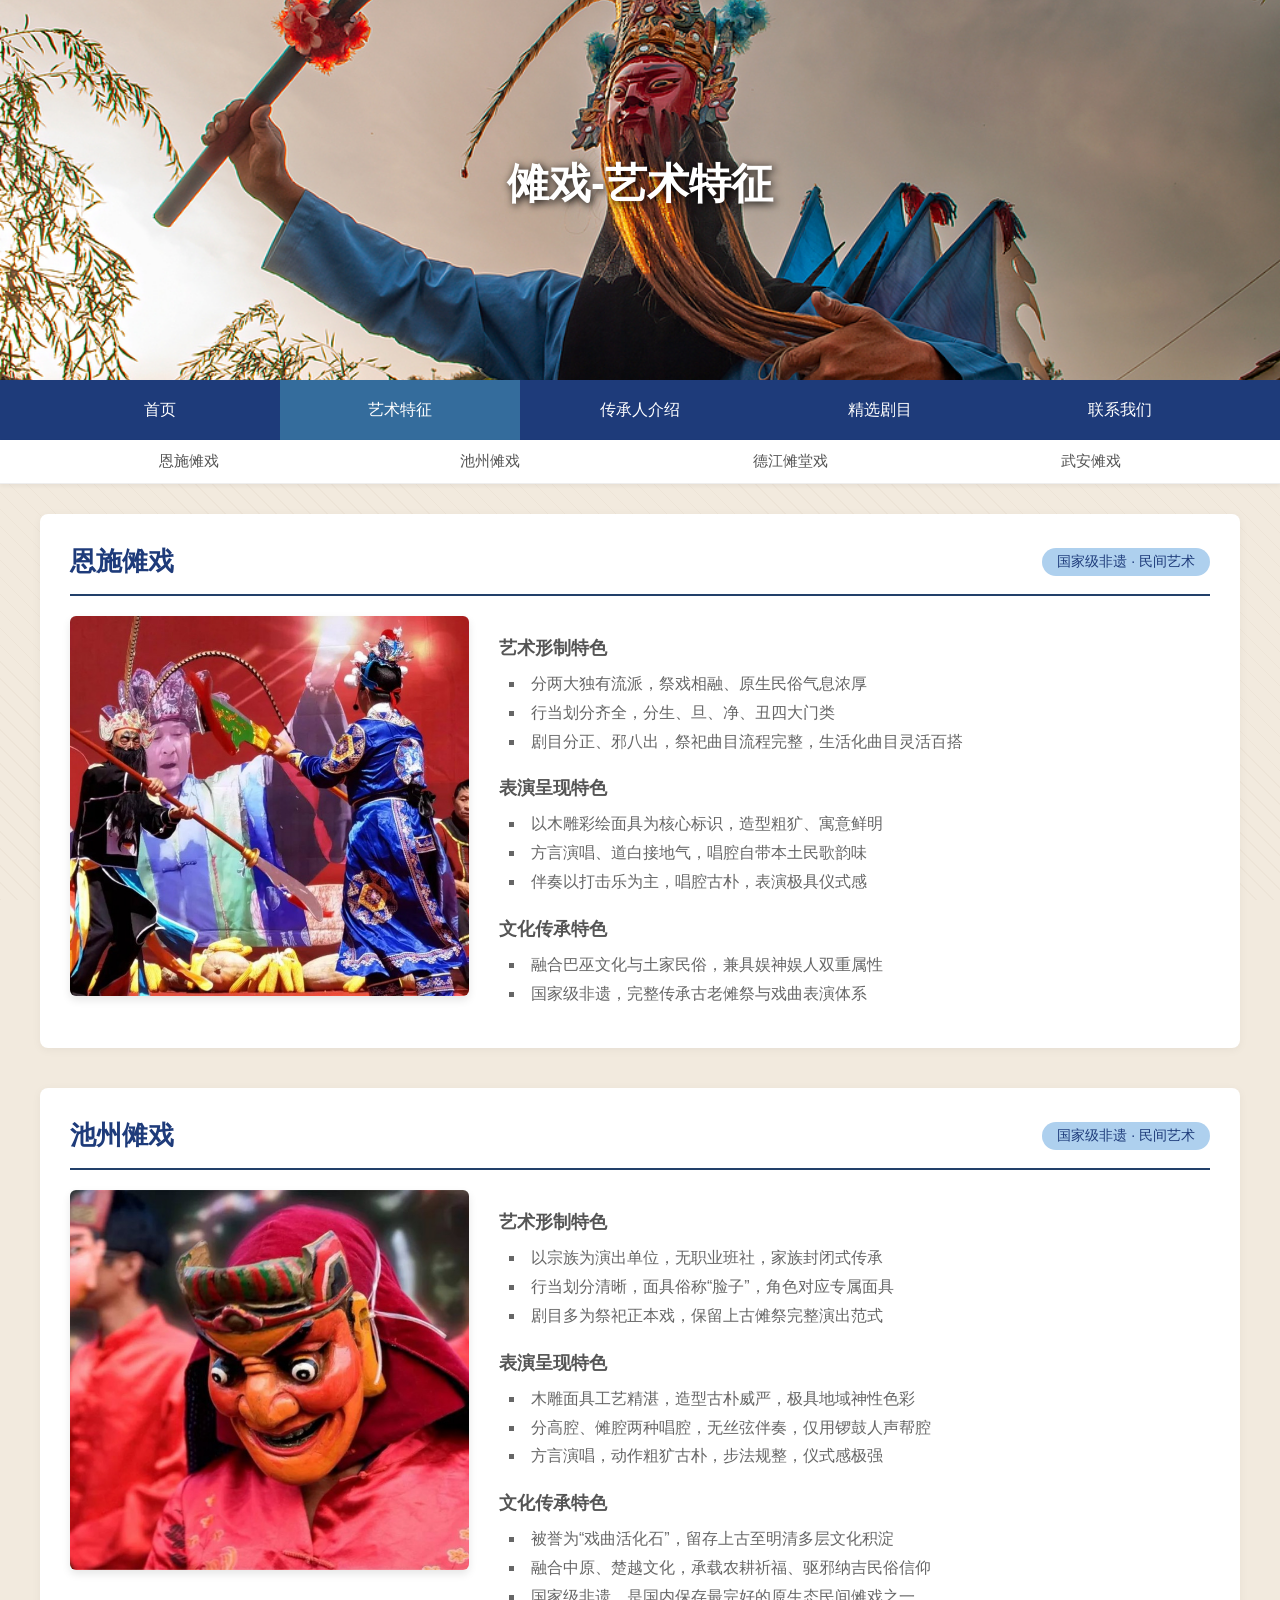
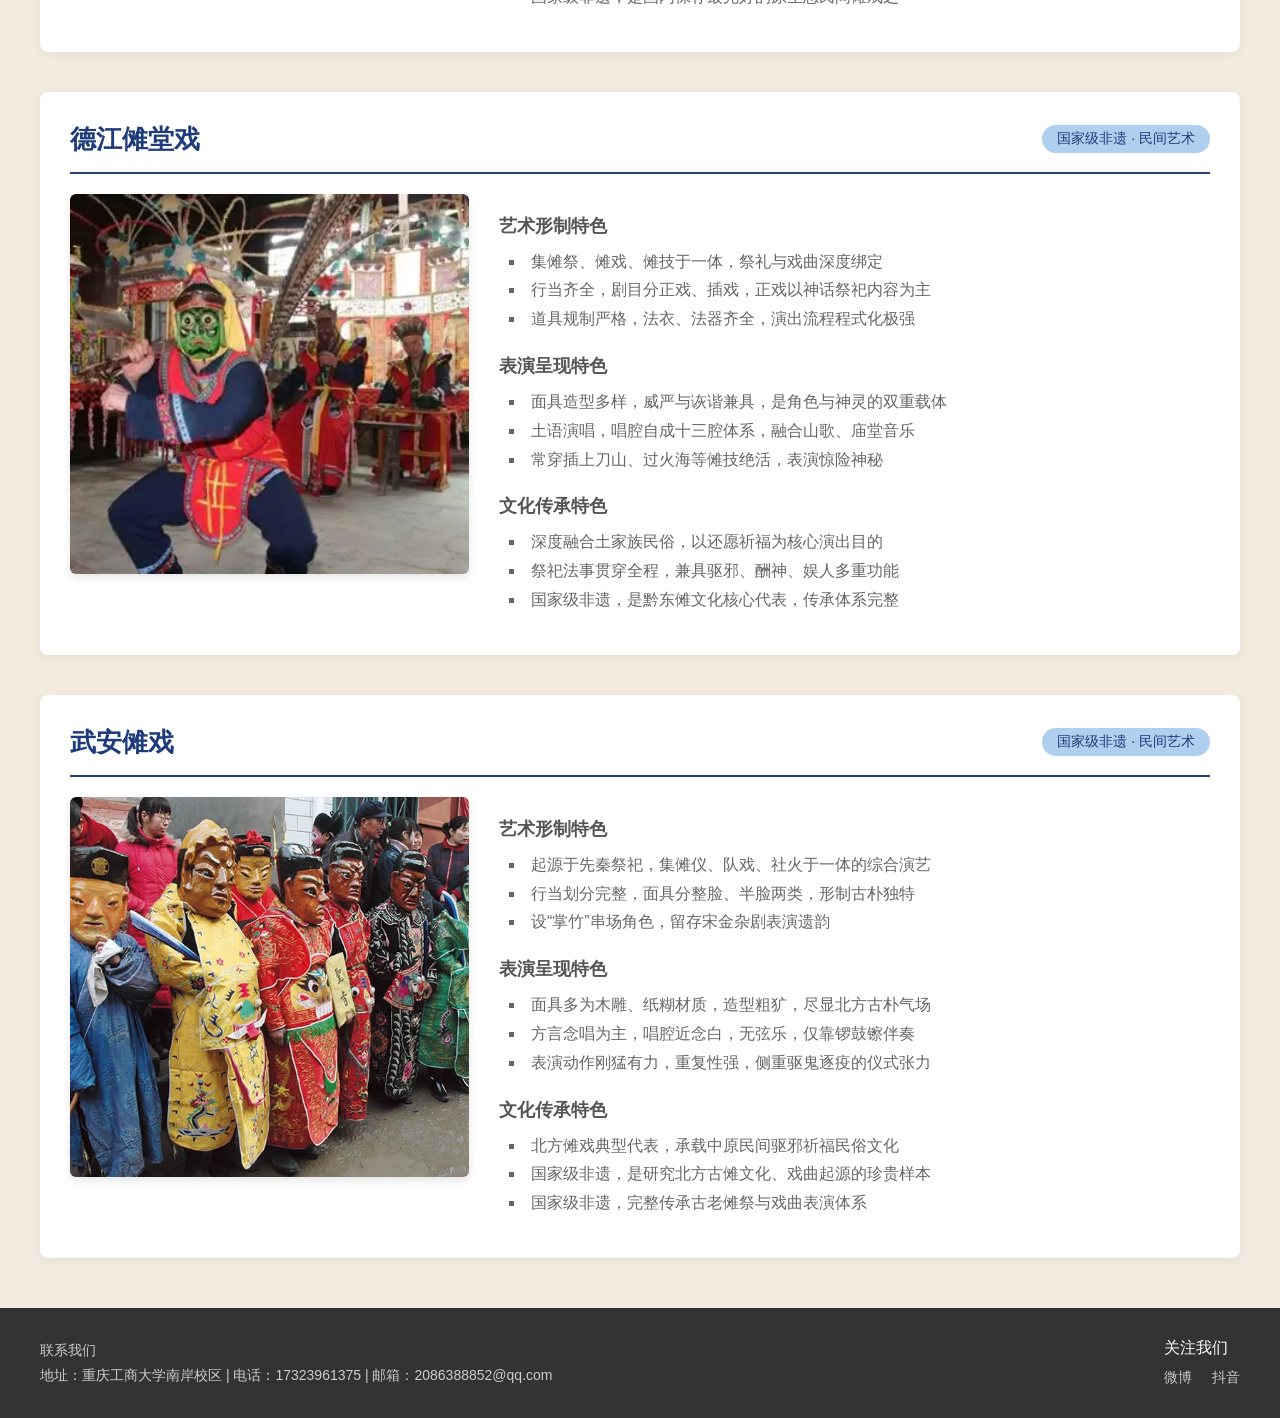
<file: art.html>
<!DOCTYPE html>
<html lang="zh-CN">

<head>
    <meta charset="UTF-8">
    <title>傩戏- 艺术特征</title>
    <link rel="stylesheet" href="css/art.css">
</head>

<body>
    <button id="goTop">↑</button>
    <div class="banner">
        <h1>傩戏-艺术特征</h1>
    </div>

    <div class="nav">
        <ul>
            <li><a href="index.html">首页</a></li>
            <li><a href="art.html" class="active">艺术特征</a></li>
            <li><a href="inheritor.html">传承人介绍</a></li>
            <li><a href="works.html">精选剧目</a></li>
            <li><a href="contact.html">联系我们</a></li>
        </ul>
    </div>

    <div class="anchor-nav">
        <div class="anchor-container">
            <a href="#enshi">恩施傩戏</a>
            <a href="#chizhou">池州傩戏</a>
            <a href="#dejiang">德江傩堂戏</a>
            <a href="#wuan">武安傩戏</a>
        </div>
    </div>

    <div class="art-container">
        <div class="art-item" id="enshi">
            <div class="art-header">
                <h2>恩施傩戏</h2>
                <span class="art-tag">国家级非遗 · 民间艺术</span>
            </div>
            <div class="art-content">
                <img src="images/art1.png" alt="恩施傩戏">
                <div class="art-info">
                    <h3>艺术形制特色</h3>
                    <ul>
                        <li>分两大独有流派，祭戏相融、原生民俗气息浓厚</li>
                        <li>行当划分齐全，分生、旦、净、丑四大门类</li>
                        <li>剧目分正、邪八出，祭祀曲目流程完整，生活化曲目灵活百搭</li>
                    </ul>
                    <h3>表演呈现特色</h3>
                    <ul>
                        <li>以木雕彩绘面具为核心标识，造型粗犷、寓意鲜明</li>
                        <li>方言演唱、道白接地气，唱腔自带本土民歌韵味</li>
                        <li>伴奏以打击乐为主，唱腔古朴，表演极具仪式感</li>
                    </ul>
                    <h3>文化传承特色</h3>
                    <ul>
                        <li>融合巴巫文化与土家民俗，兼具娱神娱人双重属性</li>
                        <li>国家级非遗，完整传承古老傩祭与戏曲表演体系</li>
                    </ul>
                </div>
            </div>
        </div>

        <div class="art-item" id="chizhou">
            <div class="art-header">
                <h2>池州傩戏</h2>
                <span class="art-tag">国家级非遗 · 民间艺术</span>
            </div>
            <div class="art-content">
                <img src="images/art2.png" alt="池州傩戏">
                <div class="art-info">
                    <h3>艺术形制特色</h3>
                    <ul>
                        <li>以宗族为演出单位，无职业班社，家族封闭式传承</li>
                        <li>行当划分清晰，面具俗称“脸子”，角色对应专属面具</li>
                        <li>剧目多为祭祀正本戏，保留上古傩祭完整演出范式</li>
                    </ul>
                    <h3>表演呈现特色</h3>
                    <ul>
                        <li>木雕面具工艺精湛，造型古朴威严，极具地域神性色彩</li>
                        <li>分高腔、傩腔两种唱腔，无丝弦伴奏，仅用锣鼓人声帮腔</li>
                        <li>方言演唱，动作粗犷古朴，步法规整，仪式感极强</li>
                    </ul>
                    <h3>文化传承特色</h3>
                    <ul>
                        <li>被誉为“戏曲活化石”，留存上古至明清多层文化积淀</li>
                        <li>融合中原、楚越文化，承载农耕祈福、驱邪纳吉民俗信仰</li>
                        <li>国家级非遗，是国内保存最完好的原生态民间傩戏之一</li>
                    </ul>
                </div>
            </div>
        </div>

        <div class="art-item" id="dejiang">
            <div class="art-header">
                <h2>德江傩堂戏</h2>
                <span class="art-tag">国家级非遗 · 民间艺术</span>
            </div>
            <div class="art-content">
                <img src="images/art3.png" alt="徳江傩堂戏">
                <div class="art-info">
                    <h3>艺术形制特色</h3>
                    <ul>
                        <li>集傩祭、傩戏、傩技于一体，祭礼与戏曲深度绑定</li>
                        <li>行当齐全，剧目分正戏、插戏，正戏以神话祭祀内容为主</li>
                        <li>道具规制严格，法衣、法器齐全，演出流程程式化极强</li>
                    </ul>
                    <h3>表演呈现特色</h3>
                    <ul>
                        <li>面具造型多样，威严与诙谐兼具，是角色与神灵的双重载体</li>
                        <li>土语演唱，唱腔自成十三腔体系，融合山歌、庙堂音乐</li>
                        <li>常穿插上刀山、过火海等傩技绝活，表演惊险神秘</li>
                    </ul>
                    <h3>文化传承特色</h3>
                    <ul>
                        <li>深度融合土家族民俗，以还愿祈福为核心演出目的</li>
                        <li>祭祀法事贯穿全程，兼具驱邪、酬神、娱人多重功能</li>
                        <li>国家级非遗，是黔东傩文化核心代表，传承体系完整</li>
                    </ul>
                </div>
            </div>
        </div>

        <div class="art-item" id="wuan">
            <div class="art-header">
                <h2>武安傩戏</h2>
                <span class="art-tag">国家级非遗 · 民间艺术</span>
            </div>
            <div class="art-content">
                <img src="images/art4.png" alt="武安傩戏">
                <div class="art-info">
                    <h3>艺术形制特色</h3>
                    <ul>
                        <li>起源于先秦祭祀，集傩仪、队戏、社火于一体的综合演艺</li>
                        <li>行当划分完整，面具分整脸、半脸两类，形制古朴独特</li>
                        <li>设“掌竹”串场角色，留存宋金杂剧表演遗韵</li>
                    </ul>
                    <h3>表演呈现特色</h3>
                    <ul>
                        <li>面具多为木雕、纸糊材质，造型粗犷，尽显北方古朴气场</li>
                        <li>方言念唱为主，唱腔近念白，无弦乐，仅靠锣鼓镲伴奏</li>
                        <li>表演动作刚猛有力，重复性强，侧重驱鬼逐疫的仪式张力</li>
                    </ul>
                    <h3>文化传承特色</h3>
                    <ul>
                        <li>北方傩戏典型代表，承载中原民间驱邪祈福民俗文化</li>
                        <li>国家级非遗，是研究北方古傩文化、戏曲起源的珍贵样本</li>
                        <li>国家级非遗，完整传承古老傩祭与戏曲表演体系</li>
                    </ul>
                </div>
            </div>
        </div>
    </div>

    <div class="footer">
        <div class="footer-content">
            <div class="footer-left">
                <p>联系我们</p>
                <p>地址：重庆工商大学南岸校区 | 电话：17323961375 | 邮箱：2086388852@qq.com</p>
            </div>
            <div class="footer-right">
                <p>关注我们</p>
                <div class="social-icons">
                    <span>微博</span>
                    <span>抖音</span>
                </div>
            </div>
        </div>
    </div>

    <script>
        // 回到顶部显示/隐藏
        const goTop = document.getElementById('goTop');
        window.addEventListener('scroll', () => {
            if (window.scrollY > 300) {
                goTop.style.display = 'block';
            } else {
                goTop.style.display = 'none';
            }
        });
        // 点击返回顶部
        goTop.addEventListener('click', () => {
            window.scrollTo({ top: 0 });
        });
    </script>
</body>

</html>
</file>
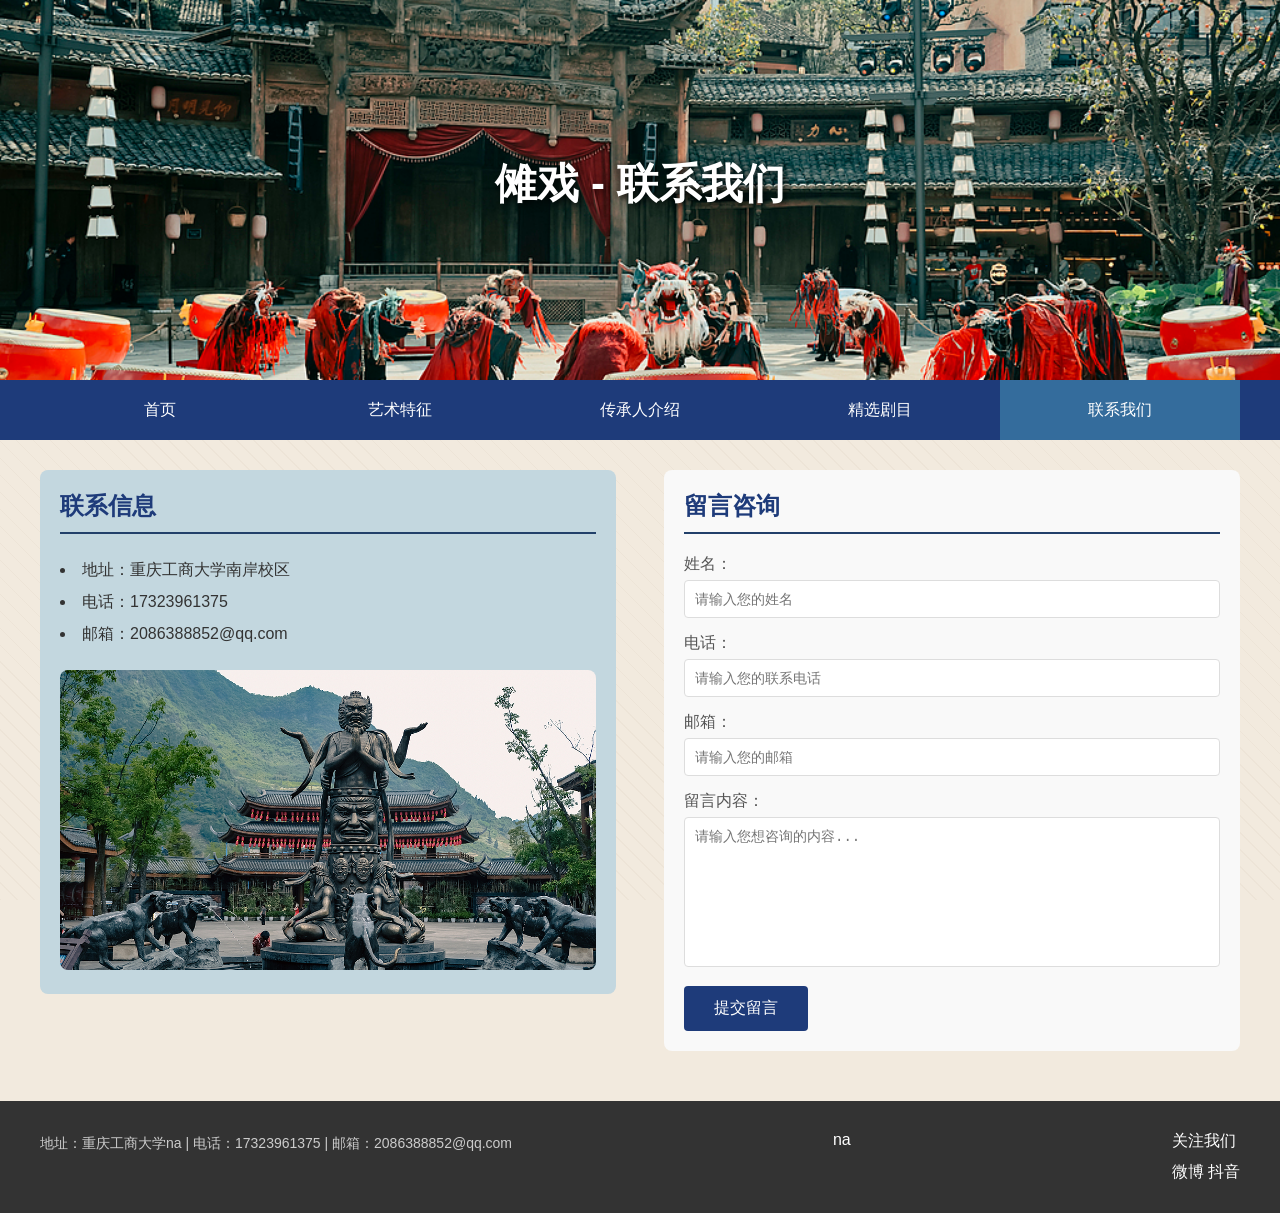
<file: contact.html>
<!DOCTYPE html>
<html lang="zh-CN">

<head>
    <meta charset="UTF-8">
    <title>傩戏 - 联系我们</title>
    <link rel="stylesheet" href="css/contact.css">
</head>

<body>
    <button id="goTop">↑</button>
    <div class="banner">
        <h1>傩戏 - 联系我们</h1>
    </div>
    <div class="nav">
        <ul>
            <li><a href="index.html">首页</a></li>
            <li><a href=".html">艺术特征</a></li>
            <li><a href="inheritor.html">传承人介绍</a></li>
            <li><a href="works.html">精选剧目</a></li>
            <li><a href="contact.html" class="active">联系我们</a></li>
        </ul>
    </div>
    <div class="contact-container">
        <div class="contact-info">
            <h2>联系信息</h2>
            <ul>
                <li>地址：重庆工商大学南岸校区</li>
                <li>电话：17323961375</li>
                <li>邮箱：2086388852@qq.com</li>
            </ul>
            <div class="contact-bg">
                <img src="images/contact-bg.jpg" alt="中国贵州省遵义道真傩城景区">
            </div>
        </div>
        <div class="contact-form">
            <h2>留言咨询</h2>
            <form>
                <div class="form-item">
                    <label for="name">姓名：</label>
                    <input type="text" id="name" placeholder="请输入您的姓名">
                </div>
                <div class="form-item">
                    <label for="phone">电话：</label>
                    <input type="tel" id="phone" placeholder="请输入您的联系电话">
                </div>
                <div class="form-item">
                    <label for="email">邮箱：</label>
                    <input type="email" id="email" placeholder="请输入您的邮箱">
                </div>
                <div class="form-item">
                    <label for="message">留言内容：</label>
                    <textarea id="message" rows="8" placeholder="请输入您想咨询的内容..."></textarea>
                </div>
                <button type="submit" class="submit-btn">提交留言</button>
            </form>
        </div>
    </div>
    <div class="footer">
        <div class="footer-content">
            <div class="footer-left">
                <p>地址：重庆工商大学na | 电话：17323961375 | 邮箱：2086388852@qq.com</p>
            </div>na
            <div class="footer-right">
                <p>关注我们</p>
                <div class="social-icons">
                    <span>微博</span>
                    <span>抖音</span>
                </div>
            </div>
        </div>
    </div>
  <script>
// 回到顶部显示/隐藏
const goTop = document.getElementById('goTop');
window.addEventListener('scroll', () => {
  if(window.scrollY > 300){
    goTop.style.display = 'block';
  }else{
    goTop.style.display = 'none';
  }
});
// 点击返回顶部
goTop.addEventListener('click', ()=>{
  window.scrollTo({top:0});
});
</script>
</body>

</html>
</file>
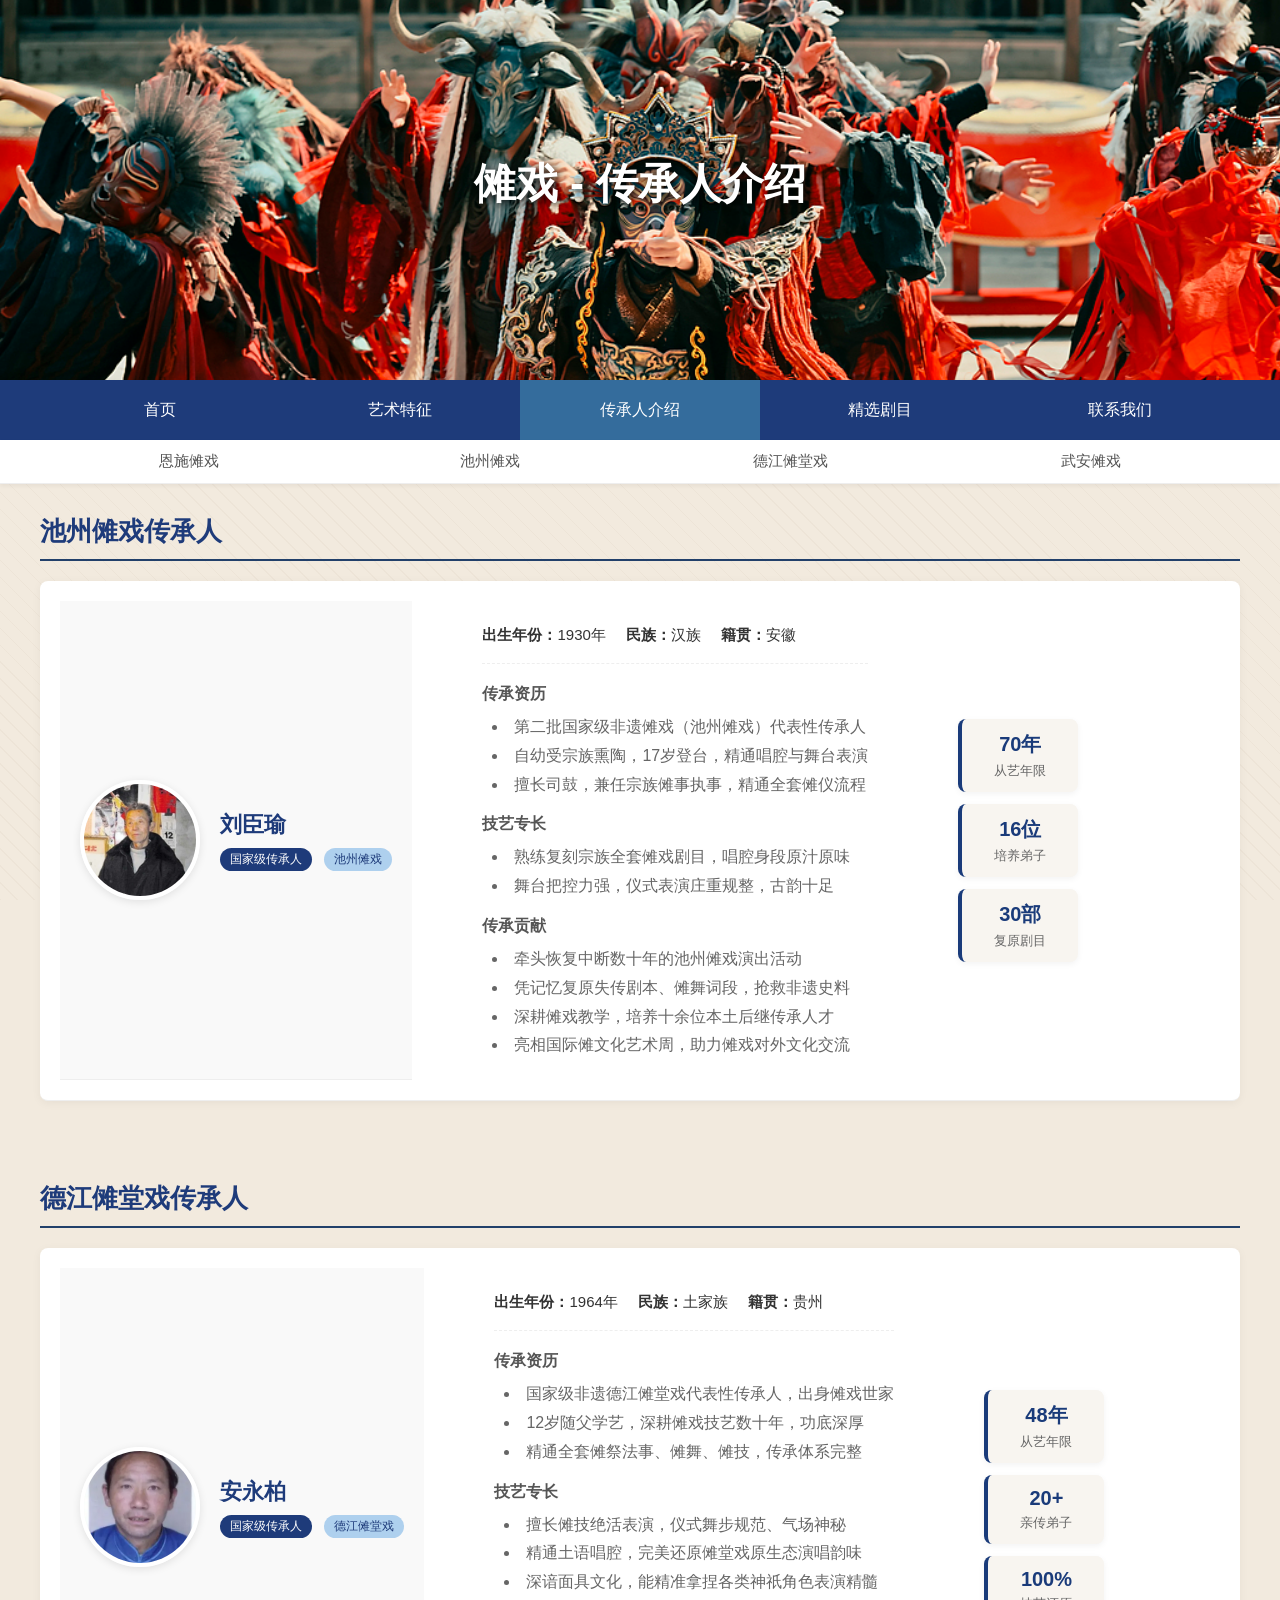
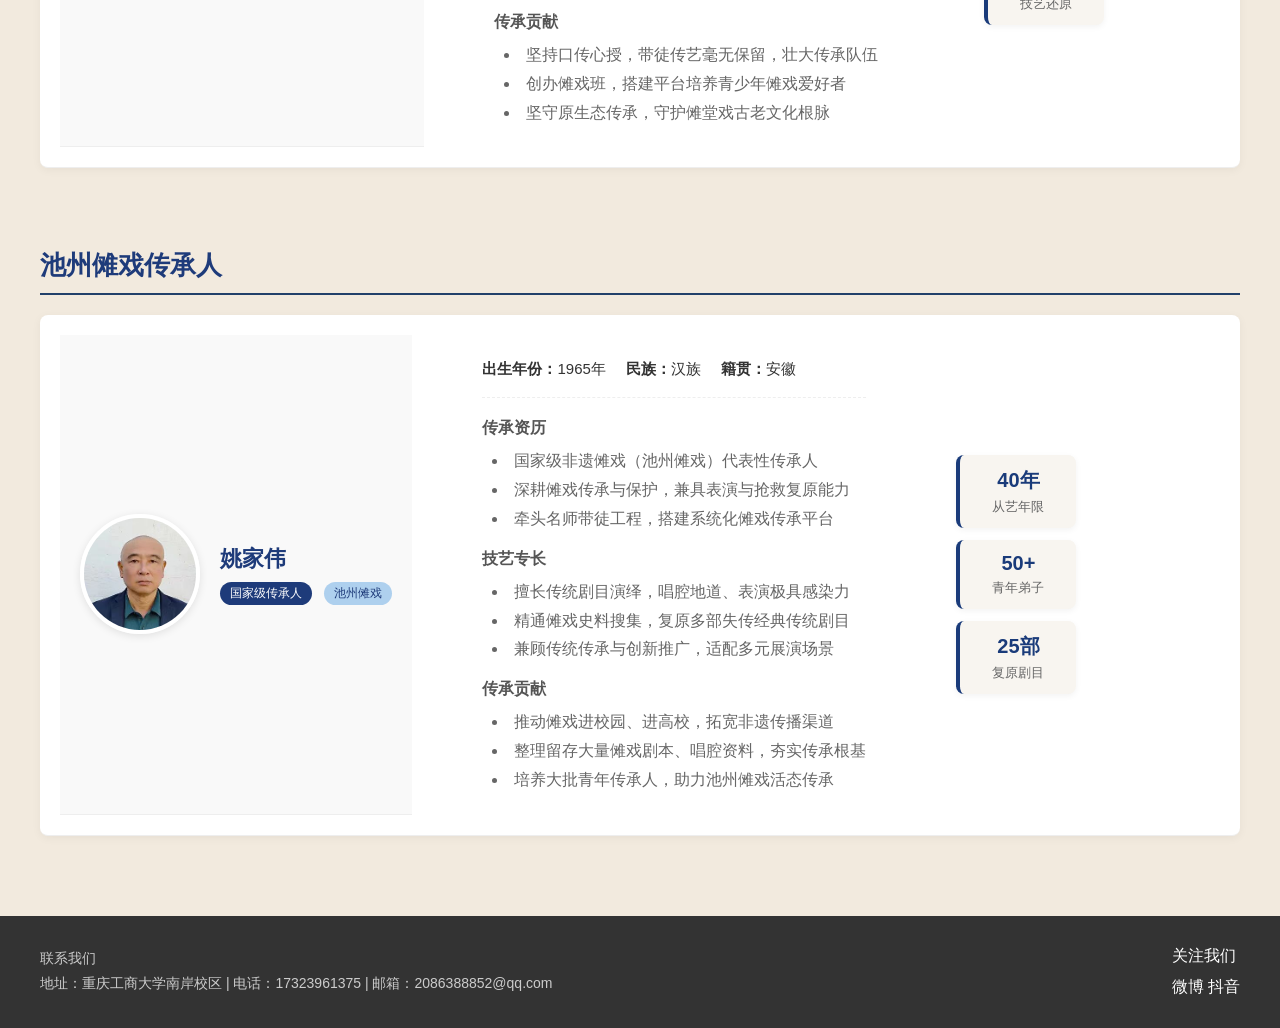
<file: inheritor.html>
<!DOCTYPE html>
<html lang="zh-CN">
<head>
    <meta charset="UTF-8">
    <title>傩戏 - 传承人介绍</title>
    <link rel="stylesheet" href="css/inheritor.css">
    <style>
        /* 👇 只加这一段CSS，直接解决布局问题，不用改你原有的inheritor.css */
        .card-body {
            display: flex;
            align-items: flex-start;
            gap: 24px;
            padding: 20px 30px;
        }
        .info-text {
            flex: 1;
            min-width: 0; /* 防止文字溢出 */
        }
        .stat-card-group {
            display: flex;
            flex-direction: column;
            gap: 12px;
            width: 120px;
            flex-shrink: 0; /* 卡片不被挤压 */
        }
        .stat-item {
            background: #f8f5f0;
            border-left: 4px solid #1a3b7a; /* 统一你页面的蓝色主题 */
            padding: 12px 16px;
            border-radius: 8px;
            text-align: center;
            box-shadow: 0 2px 6px rgba(0,0,0,0.05);
        }
        .stat-number {
            font-size: 20px;
            font-weight: bold;
            color: #1a3b7a;
            margin-bottom: 4px;
        }
        .stat-label {
            font-size: 13px;
            color: #666;
        }
    </style>
</head>
<body>
    <button id="goTop">↑</button>
    <div class="banner">
        <h1>傩戏 - 传承人介绍</h1>
    </div>

    <div class="nav">
        <ul>
            <li><a href="index.html">首页</a></li>
            <li><a href="art.html">艺术特征</a></li>
            <li><a href="inheritor.html" class="active">传承人介绍</a></li>
            <li><a href="works.html">精选剧目</a></li>
            <li><a href="contact.html">联系我们</a></li>
        </ul>
    </div>

    <div class="inheritor-nav">
        <div class="nav-container">
            <a href="#enshi">恩施傩戏</a>
            <a href="#chizhou">池州傩戏</a>
            <a href="#dejiang">德江傩堂戏</a>
            <a href="#wuan">武安傩戏</a>
        </div>
    </div>

    <div class="inheritor-container">
        <!-- 池州傩戏 刘臣瑜 -->
        <div class="inheritor-group" id="chizhou">
            <h2 class="group-title">池州傩戏传承人</h2>
            <div class="card-list">
                <div class="inheritor-card">
                    <div class="card-header">
                        <img src="images/inheritor1.png" alt="刘臣瑜">
                        <div class="card-title">
                            <h3>刘臣瑜</h3>
                            <span class="level-tag">国家级传承人</span>
                            <span class="art-tag">池州傩戏</span>
                        </div>
                    </div>
                    <div class="card-body">
                        <!-- 左侧：原有文字内容（结构完全修复） -->
                        <div class="info-text">
                            <div class="basic-info">
                                <p><strong>出生年份：</strong>1930年</p>
                                <p><strong>民族：</strong>汉族</p>
                                <p><strong>籍贯：</strong>安徽</p>
                            </div>
                            <h4>传承资历</h4>
                            <ul>
                                <li>第二批国家级非遗傩戏（池州傩戏）代表性传承人</li>
                                <li>自幼受宗族熏陶，17岁登台，精通唱腔与舞台表演</li>
                                <li>擅长司鼓，兼任宗族傩事执事，精通全套傩仪流程</li>
                            </ul>
                            <h4>技艺专长</h4>
                            <ul>
                                <li>熟练复刻宗族全套傩戏剧目，唱腔身段原汁原味</li>
                                <li>舞台把控力强，仪式表演庄重规整，古韵十足</li>
                            </ul>
                            <h4>传承贡献</h4>
                            <ul>
                                <li>牵头恢复中断数十年的池州傩戏演出活动</li>
                                <li>凭记忆复原失传剧本、傩舞词段，抢救非遗史料</li>
                                <li>深耕傩戏教学，培养十余位本土后继传承人才</li>
                                <li>亮相国际傩文化艺术周，助力傩戏对外文化交流</li>
                            </ul>
                        </div>
                        <!-- 右侧：3个垂直数据卡片 -->
                        <div class="stat-card-group">
                            <div class="stat-item">
                                <div class="stat-number">70年</div>
                                <div class="stat-label">从艺年限</div>
                            </div>
                            <div class="stat-item">
                                <div class="stat-number">16位</div>
                                <div class="stat-label">培养弟子</div>
                            </div>
                            <div class="stat-item">
                                <div class="stat-number">30部</div>
                                <div class="stat-label">复原剧目</div>
                            </div>
                        </div>
                    </div>
                </div>
            </div>
        </div>

        <!-- 德江傩堂戏 安永柏 -->
        <div class="inheritor-group" id="dejiang">
            <h2 class="group-title">德江傩堂戏传承人</h2>
            <div class="card-list">
                <div class="inheritor-card">
                    <div class="card-header">
                        <img src="images/inheritor2.png" alt="安永柏">
                        <div class="card-title">
                            <h3>安永柏</h3>
                            <span class="level-tag">国家级传承人</span>
                            <span class="art-tag">德江傩堂戏</span>
                        </div>
                    </div>
                    <div class="card-body">
                        <div class="info-text">
                            <div class="basic-info">
                                <p><strong>出生年份：</strong>1964年</p>
                                <p><strong>民族：</strong>土家族</p>
                                <p><strong>籍贯：</strong>贵州</p>
                            </div>
                            <h4>传承资历</h4>
                            <ul>
                                <li>国家级非遗德江傩堂戏代表性传承人，出身傩戏世家</li>
                                <li>12岁随父学艺，深耕傩戏技艺数十年，功底深厚</li>
                                <li>精通全套傩祭法事、傩舞、傩技，传承体系完整</li>
                            </ul>
                            <h4>技艺专长</h4>
                            <ul>
                                <li>擅长傩技绝活表演，仪式舞步规范、气场神秘</li>
                                <li>精通土语唱腔，完美还原傩堂戏原生态演唱韵味</li>
                                <li>深谙面具文化，能精准拿捏各类神祇角色表演精髓</li>
                            </ul>
                            <h4>传承贡献</h4>
                            <ul>
                                <li>坚持口传心授，带徒传艺毫无保留，壮大传承队伍</li>
                                <li>创办傩戏班，搭建平台培养青少年傩戏爱好者</li>
                                <li>坚守原生态传承，守护傩堂戏古老文化根脉</li>
                            </ul>
                        </div>
                        <div class="stat-card-group">
                            <div class="stat-item">
                                <div class="stat-number">48年</div>
                                <div class="stat-label">从艺年限</div>
                            </div>
                            <div class="stat-item">
                                <div class="stat-number">20+</div>
                                <div class="stat-label">亲传弟子</div>
                            </div>
                            <div class="stat-item">
                                <div class="stat-number">100%</div>
                                <div class="stat-label">技艺还原</div>
                            </div>
                        </div>
                    </div>
                </div>
            </div>
        </div>

        <!-- 池州傩戏 姚家伟 -->
        <div class="inheritor-group" id="chizhou2">
            <h2 class="group-title">池州傩戏传承人</h2>
            <div class="card-list">
                <div class="inheritor-card">
                    <div class="card-header">
                        <img src="images/inheritor3.png" alt="姚家伟">
                        <div class="card-title">
                            <h3>姚家伟</h3>
                            <span class="level-tag">国家级传承人</span>
                            <span class="art-tag">池州傩戏</span>
                        </div>
                    </div>
                    <div class="card-body">
                        <div class="info-text">
                            <div class="basic-info">
                                <p><strong>出生年份：</strong>1965年</p>
                                <p><strong>民族：</strong>汉族</p>
                                <p><strong>籍贯：</strong>安徽</p>
                            </div>
                            <h4>传承资历</h4>
                            <ul>
                                <li>国家级非遗傩戏（池州傩戏）代表性传承人</li>
                                <li>深耕傩戏传承与保护，兼具表演与抢救复原能力</li>
                                <li>牵头名师带徒工程，搭建系统化傩戏传承平台</li>
                            </ul>
                            <h4>技艺专长</h4>
                            <ul>
                                <li>擅长传统剧目演绎，唱腔地道、表演极具感染力</li>
                                <li>精通傩戏史料搜集，复原多部失传经典传统剧目</li>
                                <li>兼顾传统传承与创新推广，适配多元展演场景</li>
                            </ul>
                            <h4>传承贡献</h4>
                            <ul>
                                <li>推动傩戏进校园、进高校，拓宽非遗传播渠道</li>
                                <li>整理留存大量傩戏剧本、唱腔资料，夯实传承根基</li>
                                <li>培养大批青年传承人，助力池州傩戏活态传承</li>
                            </ul>
                        </div>
                        <div class="stat-card-group">
                            <div class="stat-item">
                                <div class="stat-number">40年</div>
                                <div class="stat-label">从艺年限</div>
                            </div>
                            <div class="stat-item">
                                <div class="stat-number">50+</div>
                                <div class="stat-label">青年弟子</div>
                            </div>
                            <div class="stat-item">
                                <div class="stat-number">25部</div>
                                <div class="stat-label">复原剧目</div>
                            </div>
                        </div>
                    </div>
                </div>
            </div>
        </div>
    </div>

    <div class="footer">
        <div class="footer-content">
            <div class="footer-left">
                <p>联系我们</p>
                <p>地址：重庆工商大学南岸校区 | 电话：17323961375 | 邮箱：2086388852@qq.com</p>
            </div>
            <div class="footer-right">
                <p>关注我们</p>
                <div class="social-icons">
                    <span>微博</span>
                    <span>抖音</span>
                </div>
            </div>
        </div>
    </div>

    <script>
        // 回到顶部显示/隐藏
        const goTop = document.getElementById('goTop');
        window.addEventListener('scroll', () => {
            goTop.style.display = window.scrollY > 300 ? 'block' : 'none';
        });
        // 点击返回顶部
        goTop.addEventListener('click', () => {
            window.scrollTo({top: 0, behavior: 'smooth'});
        });
    </script>
</body>
</html>
</file>
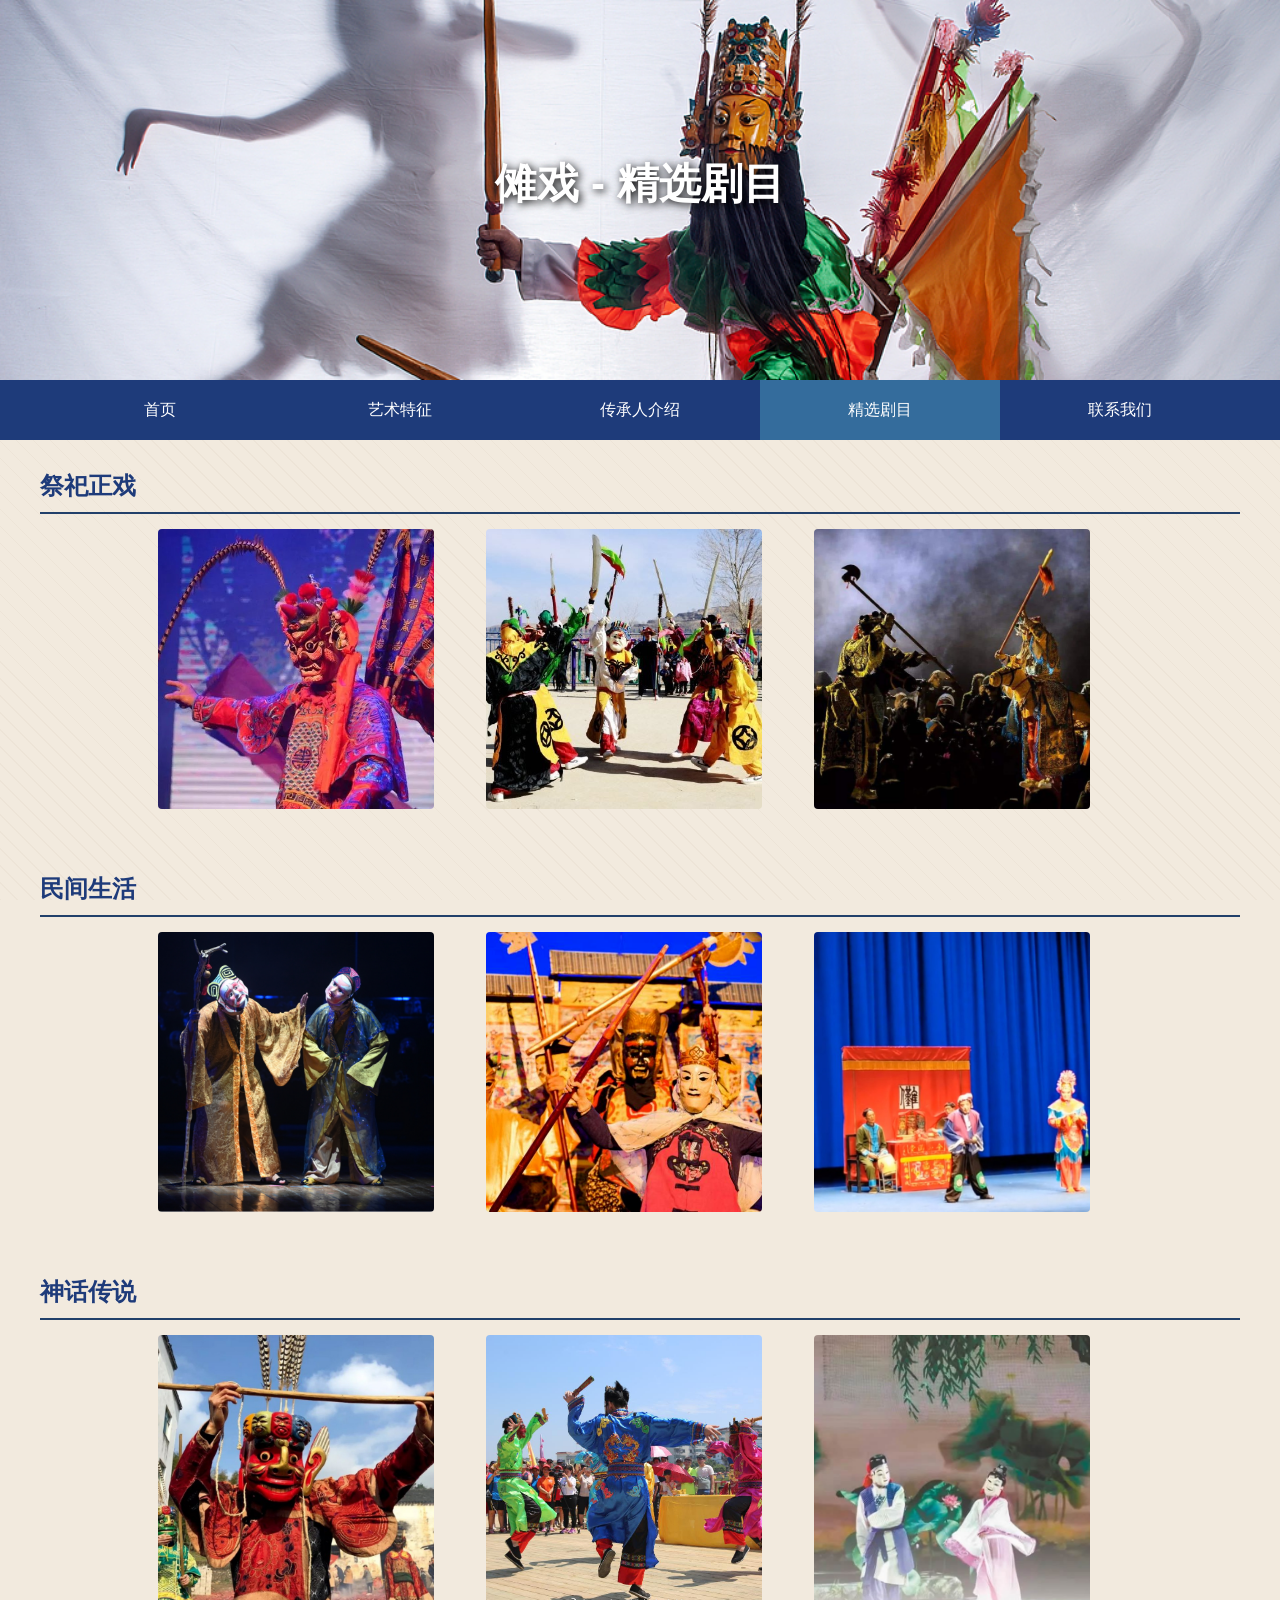
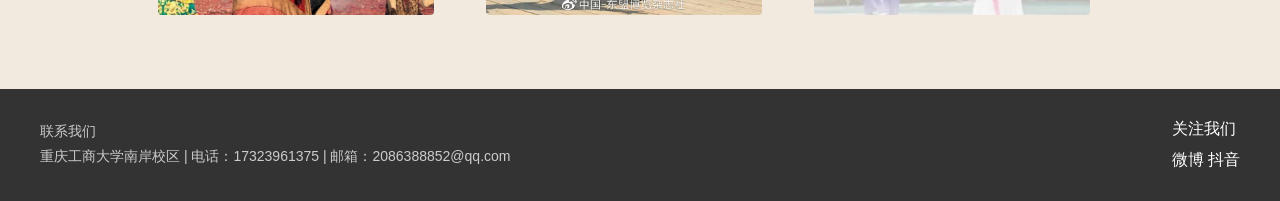
<file: works.html>
<!DOCTYPE html>
<html lang="zh-CN">

<head>
    <meta charset="UTF-8">
    <title>傩戏- 精选剧目</title>
    <link rel="stylesheet" href="css/works.css">
</head>

<body>
    <button id="goTop">↑</button>
    <div class="banner">
        <h1>傩戏 - 精选剧目</h1>
    </div>
    <div class="nav">
        <ul>
            <li><a href="index.html">首页</a></li>
            <li><a href="art.html">艺术特征</a></li>
            <li><a href="inheritor.html">传承人介绍</a></li>
            <li><a href="works.html" class="active">精选剧目</a></li>
            <li><a href="contact.html">联系我们</a></li>
        </ul>
    </div>
    <div class="works-container">
        <div class="works-category">
            <h2>祭祀正戏</h2>
            <div class="works-list">
                <div class="works-item">
                    <img src="images/works1.png" alt="《李龙》">
                    <div class="works-desc">《李龙》</div>
                </div>
                <div class="works-item">
                    <img src="images/works2.png" alt="《五将》">
                    <div class="works-desc">《五将》</div>
                </div>
                <div class="works-item">
                    <img src="images/works3.png" alt="《武先锋》">
                    <div class="works-desc">《武先锋》</div>
                </div>
            </div>
        </div>
        <div class="works-category">
            <h2>民间生活</h2>
            <div class="works-list">
                <div class="works-item">
                    <img src="images/works4.png" alt="《六娘过渡》">
                    <div class="works-desc">《六娘过渡》</div>
                </div>
                <div class="works-item">
                    <img src="images/works5.png" alt="《山王破狱》">
                    <div class="works-desc">《山王破狱》</div>
                </div>
                <div class="works-item">
                    <img src="images/works6.png" alt="《鲍秀英招亲》">
                    <div class="works-desc">《鲍秀英招亲》</div>
                </div>
            </div>
        </div>
        <div class="works-category">
            <h2>神话传说</h2>
            <div class="works-list">
                <div class="works-item">
                    <img src="images/works7.png" alt="《挪公挪婆》">
                    <div class="works-desc">《挪公挪婆》</div>
                </div>
                <div class="works-item">
                    <img src="images/works8.png" alt="《关公斩貂蝉》">
                    <div class="works-desc">《关公斩貂蝉》</div>
                </div>
                <div class="works-item">
                    <img src="images/works9.png" alt="《孟姜女》">
                    <div class="works-desc">《孟姜女》</div>
                </div>
            </div>
        </div>
    </div>
    <div class="footer">
        <div class="footer-content">
            <div class="footer-left">
                <p>联系我们</p>
                <p>重庆工商大学南岸校区 | 电话：17323961375 | 邮箱：2086388852@qq.com</p>
            </div>
            <div class="footer-right">
                <p>关注我们</p>
                <div class="social-icons">
                    <span>微博</span>
                    <span>抖音</span>
                </div>
            </div>
        </div>
    </div>
  <script>
// 回到顶部显示/隐藏
const goTop = document.getElementById('goTop');
window.addEventListener('scroll', () => {
  if(window.scrollY > 300){
    goTop.style.display = 'block';
  }else{
    goTop.style.display = 'none';
  }
});
// 点击返回顶部
goTop.addEventListener('click', ()=>{
  window.scrollTo({top:0});
});
</script>
</body>

</html>
</file>
<file: css/art.css>
* {
    margin: 0;
    padding: 0;
    box-sizing: border-box; 
}
body {
    font-family: "Microsoft Yahei", sans-serif;
    color: #333;
    background-color: #f8f8f8;
}
a {
    text-decoration: none;
    color: #1E3B7A;
    transition: color 0.3s;
}
a:hover {
    color: #346C9C;
}
.banner {
    width: 100%;
    height: 380px;
    background: url(../images/banner-art.jpg) no-repeat center;
    background-size: cover;
    position: relative; 
}
.banner h1 {
    color: white;
    position: absolute;
    top: 50%;
    left: 50%;
    transform: translate(-50%, -60%);
    font-size: 42px;
    text-shadow: 2px 2px 8px #000;
}
/* 导航栏 */
.nav {
    width: 100%;
    height: 60px;
    background-color: #1E3B7A; 
    box-shadow: 0 2px 8px rgba(0,0,0,0.1);
}
.nav ul {
    list-style: none; 
    width: 1200px;
    margin: 0 auto;
}
.nav li {
    float: left; 
    width: 20%;
    line-height: 60px;
    text-align: center;
}
.nav a {
    color: white;
    text-decoration: none;
    display: block;
    font-size: 16px;
    transition: background-color 0.3s;
}
.nav a.active, .nav a:hover { 
    background-color: #346C9C;
}

.anchor-nav {
    width: 100%;
    background-color: white;
    border-bottom: 1px solid #eee;
    position: sticky;
    top: 0;
    z-index: 999;
    box-shadow: 0 2px 4px rgba(0,0,0,0.05);
}
.anchor-container {
    width: 1200px;
    margin: 0 auto;
    display: flex;
    gap: 2px;
}
.anchor-container a {
    padding: 12px 20px;
    font-size: 15px;
    color: #555;
    flex: 1;
    text-align: center;
    background-color: white;
}
.anchor-container a:hover {
    background-color: #AED0EE;
    color: #1E3B7A;
    font-weight: 500;
}

.art-container {
    width: 1200px;
    margin: 30px auto;
}

.art-item {
    margin-bottom: 40px;
    background-color: white;
    padding: 30px;
    border-radius: 8px;
    box-shadow: 0 2px 10px rgba(0,0,0,0.05);
}
.art-header {
    display: flex;
    justify-content: space-between;
    align-items: center;
    margin-bottom: 20px;
    padding-bottom: 15px;
    border-bottom: 2px solid #22406a;
}
.art-header h2 {
    color: #1E3B7A;
    font-size: 26px;
}
.art-tag {
    padding: 5px 15px;
    background-color: #AED0EE;
    color: #1E3B7A;
    border-radius: 20px;
    font-size: 14px;
}
.art-content {
    display: flex;
    gap: 30px;
}
.art-content img {
    width: 35%;
    height: 380px;
    object-fit: cover;
    border-radius: 6px;
    box-shadow: 0 4px 8px rgba(0,0,0,0.1);
}
.art-info {
    width: 62%;
}
.art-info h3 {
    color: #555;
    font-size: 18px;
    margin: 20px 0 10px;
}
.art-info ul {
    list-style: square inside; 
    margin: 10px 0;
    line-height: 1.8;
    color: #666;
    padding-left: 10px;
}
.art-info p {
    line-height: 1.8;
    color: #333;
    margin-top: 10px;
    font-size: 15px;
    text-align: justify;
}

.footer {
    width: 100%;
    background-color: #333;
    color: white;
    margin-top: 50px;
}
.footer-content {
    width: 1200px;
    margin: 0 auto;
    padding: 30px 0;
    display: flex;
    justify-content: space-between;
}
.footer-left p {
    line-height: 1.8;
    font-size: 14px;
    color: #ccc;
}
.footer-right p {
    font-size: 16px;
    margin-bottom: 10px;
}
.social-icons {
    display: flex;
    gap: 20px;
    font-size: 14px;
    color: #ccc;
}

/* 背景样式 */
body {
  background-color: #f2eade;
  background-image: 
    repeating-linear-gradient(45deg, rgba(150,120,90,0.05) 0, rgba(150,120,90,0.05) 1px, transparent 1px, transparent 12px);
  background-attachment: fixed;
}

/* 全局平滑滚动 */
html {
  scroll-behavior: smooth;
}

#goTop {
  position: fixed;
  bottom: 30px;
  right: 30px;
  width: 45px;
  height: 45px;
  background: #346C9C;
  color: #fff;
  border: none;
  border-radius: 50%;
  font-size: 18px;
  cursor: pointer;
  display: none;
  z-index: 999;
}
#goTop:hover {
  background: #1E3B7A;
}
</file>
<file: css/contact.css>
* {
    margin: 0;
    padding: 0;
    box-sizing: border-box;
}
body {
    font-family: "Microsoft Yahei", sans-serif;
    color: #333;
    background-color: #f8f8f8;
}
a {
    text-decoration: none;
    color: #1E3B7A;
    transition: color 0.3s;
}
a:hover {
    color: #346C9C;
}
.banner {
    width: 100%;
    height: 380px;
    background: url(../images/banner-contact.jpg) no-repeat center;
    background-size: cover;
    position: relative; 
}
.banner h1 {
    color: white;
    position: absolute;
    top: 50%;
    left: 50%;
    transform: translate(-50%, -60%);
    font-size: 42px;
    text-shadow: 2px 2px 8px #000;
}
.nav {
    width: 100%;
    height: 60px;
    background-color: #1E3B7A;
}
.nav ul {
    list-style: none;
    width: 1200px;
    margin: 0 auto;
}
.nav li {
    float: left;
    width: 20%;
    line-height: 60px;
    text-align: center;
}
.nav a {
    color: white;
    text-decoration: none;
    display: block;
}
.nav a.active, .nav a:hover { 
    background-color: #346C9C;
}
.contact-container {
    width: 1200px;
    margin: 30px auto;
    overflow: hidden;
}
.contact-info {
    width: 48%;
    float: left;
    background-color: #c3d7df;
    padding: 20px;
    border-radius: 8px;
}
.contact-info h2 {
    color: #1E3B7A;
    margin-bottom: 20px;
    border-bottom: 2px solid #22406a;
    padding-bottom: 10px;
}
.contact-info ul {
    list-style: disc inside;
    line-height: 2;
    color: #333;
    margin-bottom: 20px;
}
.contact-bg img {
    width: 100%;
    height: 300px;
    object-fit: cover;
    border-radius: 8px;
}
.contact-form {
    width: 48%;
    float: right;
    background-color: #F9F9F9;
    padding: 20px;
    border-radius: 8px;
}
.contact-form h2 {
    color: #1E3B7A;
    margin-bottom: 20px;
    border-bottom: 2px solid #22406a;
    padding-bottom: 10px;
}
.form-item {
    margin-bottom: 15px;
}
.form-item label {
    display: block;
    margin-bottom: 5px;
    color: #555;
}
.form-item input, .form-item textarea {
    width: 100%;
    padding: 10px;
    border: 1px solid #ddd;
    border-radius: 4px;
    font-size: 14px;
}
.form-item textarea {
    resize: none;
}
.submit-btn {
    background-color: #1E3B7A;
    color: white;
    border: none;
    padding: 12px 30px;
    border-radius: 4px;
    cursor: pointer;
    font-size: 16px;
}
.submit-btn:hover { 
    background-color: #5698c3;
}
.footer {
    width: 100%;
    background-color: #333;
    color: white;
    margin-top: 50px;
}
.footer-content {
    width: 1200px;
    margin: 0 auto;
    padding: 30px 0;
    display: flex;
    justify-content: space-between;
}
.footer-left p {
    line-height: 1.8;
    font-size: 14px;
    color: #ccc;
}
.footer-right p {
    font-size: 16px;
    margin-bottom: 10px;
}

/* 背景样式 */
body {
  background-color: #f2eade;
  background-image: 
    repeating-linear-gradient(45deg, rgba(150,120,90,0.05) 0, rgba(150,120,90,0.05) 1px, transparent 1px, transparent 12px);
  background-attachment: fixed;
}

/* 全局平滑滚动 */
html {
  scroll-behavior: smooth;
}

#goTop {
  position: fixed;
  bottom: 30px;
  right: 30px;
  width: 45px;
  height: 45px;
  background: #346C9C;
  color: #fff;
  border: none;
  border-radius: 50%;
  font-size: 18px;
  cursor: pointer;
  display: none;
  z-index: 999;
}
#goTop:hover {
  background: #1E3B7A;
}
</file>
<file: css/inheritor.css>
* {
    margin: 0;
    padding: 0;
    box-sizing: border-box; 
}
body {
    font-family: "Microsoft Yahei", sans-serif;
    color: #333;
    background-color: #f8f8f8;
}
a {
    text-decoration: none;
    color: #1E3B7A;
    transition: color 0.3s;
}
a:hover {
    color: #346C9C;
}

.banner {
    width: 100%;
    height: 380px;
    background: url(../images/banner-inheritor.jpg) no-repeat center;
    background-size: cover;
    position: relative; 
}
.banner h1 {
    color: white;
    position: absolute;
    top: 50%;
    left: 50%;
    transform: translate(-50%, -60%);
    font-size: 42px;
    text-shadow: 2px 2px 8px #000;
}


.nav {
    width: 100%;
    height: 60px;
    background-color: #1E3B7A; 
    box-shadow: 0 2px 8px rgba(0,0,0,0.1);
}
.nav ul {
    list-style: none; 
    width: 1200px;
    margin: 0 auto;
}
.nav li {
    float: left; 
    width: 20%;
    line-height: 60px;
    text-align: center;
}
.nav a {
    color: white;
    text-decoration: none;
    display: block;
    font-size: 16px;
    transition: background-color 0.3s;
}
.nav a.active, .nav a:hover { 
    background-color: #346C9C;
}

.inheritor-nav {
    width: 100%;
    background-color: white;
    border-bottom: 1px solid #eee;
    position: sticky;
    top: 0;
    z-index: 999;
    box-shadow: 0 2px 4px rgba(0,0,0,0.05);
}
.nav-container {
    width: 1200px;
    margin: 0 auto;
    display: flex;
    gap: 2px;
}
.nav-container a {
    padding: 12px 20px;
    font-size: 15px;
    color: #555;
    flex: 1;
    text-align: center;
    background-color: white;
}
.nav-container a:hover {
    background-color: #AED0EE;
    color: #1E3B7A;
    font-weight: 500;
}

.inheritor-container {
    width: 1200px;
    margin: 30px auto;
}

.inheritor-group {
    margin-bottom: 50px;
}
.group-title {
    color: #1E3B7A;
    font-size: 26px;
    margin-bottom: 20px;
    padding-bottom: 10px;
    border-bottom: 2px solid #22406a;
}
.card-list {
    display: flex;
    flex-wrap: wrap;
    gap: 30px;
}

.inheritor-card {
    width: 100%;
    background-color: white;
    border-radius: 8px;
    overflow: hidden;
    box-shadow: 0 2px 10px rgba(0,0,0,0.05);
    transition: transform 0.3s, box-shadow 0.3s;
}
.inheritor-card:hover { 
    transform: translateY(-5px);
    box-shadow: 0 10px 20px rgba(0,0,0,0.1);
}
.card-header {
    display: flex;
    align-items: center;
    padding: 20px;
    background-color: #f9f9f9;
    border-bottom: 1px solid #eee;
}
.card-header img {
    width: 120px;
    height: 120px;
    border-radius: 50%;
    object-fit: cover;
    margin-right: 20px;
    border: 4px solid white;
    box-shadow: 0 2px 8px rgba(0,0,0,0.1);
}
.card-title h3 {
    font-size: 22px;
    color: #1E3B7A;
    margin-bottom: 8px;
}
.level-tag {
    display: inline-block;
    padding: 3px 10px;
    background-color: #1E3B7A;
    color: white;
    border-radius: 15px;
    font-size: 12px;
    margin-right: 8px;
}
.art-tag {
    display: inline-block;
    padding: 3px 10px;
    background-color: #AED0EE;
    color: #1E3B7A;
    border-radius: 15px;
    font-size: 12px;
}
.card-body {
    padding: 25px;
}
.basic-info {
    display: flex;
    gap: 20px;
    margin-bottom: 20px;
    padding-bottom: 15px;
    border-bottom: 1px dashed #eee;
}
.basic-info p {
    font-size: 14px;
    color: #666;
}
.card-body h4 {
    font-size: 16px;
    color: #555;
    margin: 15px 0 8px;
}
.card-body p {
    line-height: 1.8;
    color: #333;
    font-size: 15px;
    text-align: justify;
}
.card-body ul {
    list-style: disc inside;
    line-height: 1.8;
    color: #666;
    margin-top: 8px;
    padding-left: 10px;
}


.footer {
    width: 100%;
    background-color: #333;
    color: white;
    margin-top: 50px;
}
.footer-content {
    width: 1200px;
    margin: 0 auto;
    padding: 30px 0;
    display: flex;
    justify-content: space-between;
}
.footer-left p {
    line-height: 1.8;
    font-size: 14px;
    color: #ccc;
}
.footer-right p {
    font-size: 16px;
    margin-bottom: 10px;
}
/* 传承人卡片容器 */
.inheritor-card {
  display: flex;
  gap: 20px;
  margin-bottom: 30px;
  padding: 20px;
  border-bottom: 1px solid #eee;
}

/* 头像 */
.inheritor-avatar img {
  width: 80px;
  height: 80px;
  border-radius: 50%; 
  object-fit: cover;
}

/* 信息区域 */
.inheritor-info {
  flex: 1;
}

/* 姓名 */
.inheritor-info h3 {
  margin: 0 0 8px 0;
  font-size: 20px;
  color: #1E3B7A; 
}

/* 标签 */
.inheritor-tag,
.inheritor-type {
  display: inline-block;
  padding: 3px 8px;
  margin-right: 8px;
  margin-bottom: 12px;
  border-radius: 4px;
  font-size: 12px;
  color: white;
}
.inheritor-tag {
  background-color: #346C9C; 
}
.inheritor-type {
  background-color: #AED0EE; 
}

/* 基本信息行 */
.inheritor-basic p {
  margin: 0 0 15px 0;
  font-size: 14px;
  color: #666;
}

/* 背景样式 */
body {
  background-color: #f2eade;
  background-image: 
    repeating-linear-gradient(45deg, rgba(150,120,90,0.05) 0, rgba(150,120,90,0.05) 1px, transparent 1px, transparent 12px);
  background-attachment: fixed;
}

/* 全局平滑滚动 */
html {
  scroll-behavior: smooth;
}

#goTop {
  position: fixed;
  bottom: 30px;
  right: 30px;
  width: 45px;
  height: 45px;
  background: #346C9C;
  color: #fff;
  border: none;
  border-radius: 50%;
  font-size: 18px;
  cursor: pointer;
  display: none;
  z-index: 999;
}
#goTop:hover {
  background: #1E3B7A;
}

/* 数据卡片 */
.inheritor-card .card-body {
  display: flex;
  align-items: center;    
  justify-content: space-between;
  gap: 90px;
  padding: 20px 50px;
  min-height: 450px;
}

.info-text {
  flex: 1;
  min-width: 0;
}

.stat-card-group {
  display: flex;
  flex-direction: column;
  gap: 18px;
  width: 130px;
  flex-shrink: 0;
  align-items: stretch;
  align-self: center;
  margin-left: auto;
}

.stat-item {
  background: #f8f5f0;
  border-left: 4px solid #1a3b7a;
  padding: 16px 20px;
  border-radius: 8px;
  text-align: center;
  box-shadow: 0 2px 8px rgba(0,0,0,0.06);
  width: 100%;
}

.stat-number {
  font-size: 24px;
  font-weight: bold;
  color: #1a3b7a;
  margin-bottom: 4px;
}

.stat-label {
  font-size: 14px;
  color: #666;
}
</file>
<file: css/works.css>
* {
    margin: 0;
    padding: 0;
    box-sizing: border-box;
}
body {
    font-family: "Microsoft Yahei", sans-serif;
    color: #333;
    background-color: #f8f8f8;
}
a {
    text-decoration: none;
    color: #1E3B7A;
    transition: color 0.3s;
}
a:hover {
    color: #346C9C;
}
.banner {
    width: 100%;
    height: 380px;
    background: url(../images/banner-works.jpg) no-repeat center;
    background-size: cover;
    position: relative; 
}
.banner h1 {
    color: white;
    position: absolute;
    top: 50%;
    left: 50%;
    transform: translate(-50%, -60%);
    font-size: 42px;
    text-shadow: 2px 2px 8px #000;
}
.nav {
    width: 100%;
    height: 60px;
    background-color: #1E3B7A;
}
.nav ul {
    list-style: none;
    width: 1200px;
    margin: 0 auto;
}
.nav li {
    float: left;
    width: 20%;
    line-height: 60px;
    text-align: center;
}
.nav a {
    color: white;
    text-decoration: none;
    display: block;
}
.nav a.active, .nav a:hover { 
    background-color: #346C9C;
}
.works-container {
    width: 1200px;
    margin: 30px auto;
}
.works-category {
    margin-bottom: 20px;
}
.works-category h2 {
    color: #1E3B7A;
    margin-bottom: 15px;
    border-bottom: 2px solid #22406a;
    padding-bottom: 10px;
}
.works-list {
    overflow: hidden;
}
.works-item {
    width: 23%;
    float: left;
    margin-right: 2.66%;
    margin-bottom: 20px;
    position: relative; 
}
.works-item:nth-child(4n) {
    margin-right: 0;
}
.works-item img {
    width: 100%;
    height: 280px;
    object-fit: cover;
    border-radius: 4px;
}
.works-item .works-desc {
    position: absolute;
    bottom: 0;
    left: 0;
    width: 100%;
    background: rgba(0,0,0,0.7);
    color: white;
    padding: 10px;
    opacity: 0;
    transition: opacity 0.3s;
}
.works-item:hover .works-desc { 
    opacity: 1;
}

.footer {
    width: 100%;
    background-color: #333;
    color: white;
    margin-top: 50px;
}
.footer-content {
    width: 1200px;
    margin: 0 auto;
    padding: 30px 0;
    display: flex;
    justify-content: space-between;
}
.footer-left p {
    line-height: 1.8;
    font-size: 14px;
    color: #ccc;
}
.footer-right p {
    font-size: 16px;
    margin-bottom: 10px;
}
/* 剧目分类*/
.works-category {
  margin-bottom: 40px;
}

/* 分类标题 */
.works-category h3 {
  text-align: left; 
  margin-bottom: 15px;
  color: #1E3B7A;
}

/* 卡片列表 */
.works-list {
  display: flex;
  justify-content: center; 
  gap: 20px; 
  flex-wrap: wrap; 
}

/* 卡片样式 */
.work-item {
  width: 280px;
  text-align: center;
}

.work-item img {
  width: 100%;
  height: 200px;
  object-fit: cover;
  border-radius: 4px;
  margin-bottom: 8px;
}

/* 背景样式 */
body {
  background-color: #f2eade;
  background-image: 
    repeating-linear-gradient(45deg, rgba(150,120,90,0.05) 0, rgba(150,120,90,0.05) 1px, transparent 1px, transparent 12px);
  background-attachment: fixed;
}

/* 全局平滑滚动 */
html {
  scroll-behavior: smooth;
}

#goTop {
  position: fixed;
  bottom: 30px;
  right: 30px;
  width: 45px;
  height: 45px;
  background: #346C9C;
  color: #fff;
  border: none;
  border-radius: 50%;
  font-size: 18px;
  cursor: pointer;
  display: none;
  z-index: 999;
}
#goTop:hover {
  background: #1E3B7A;
}
</file>
